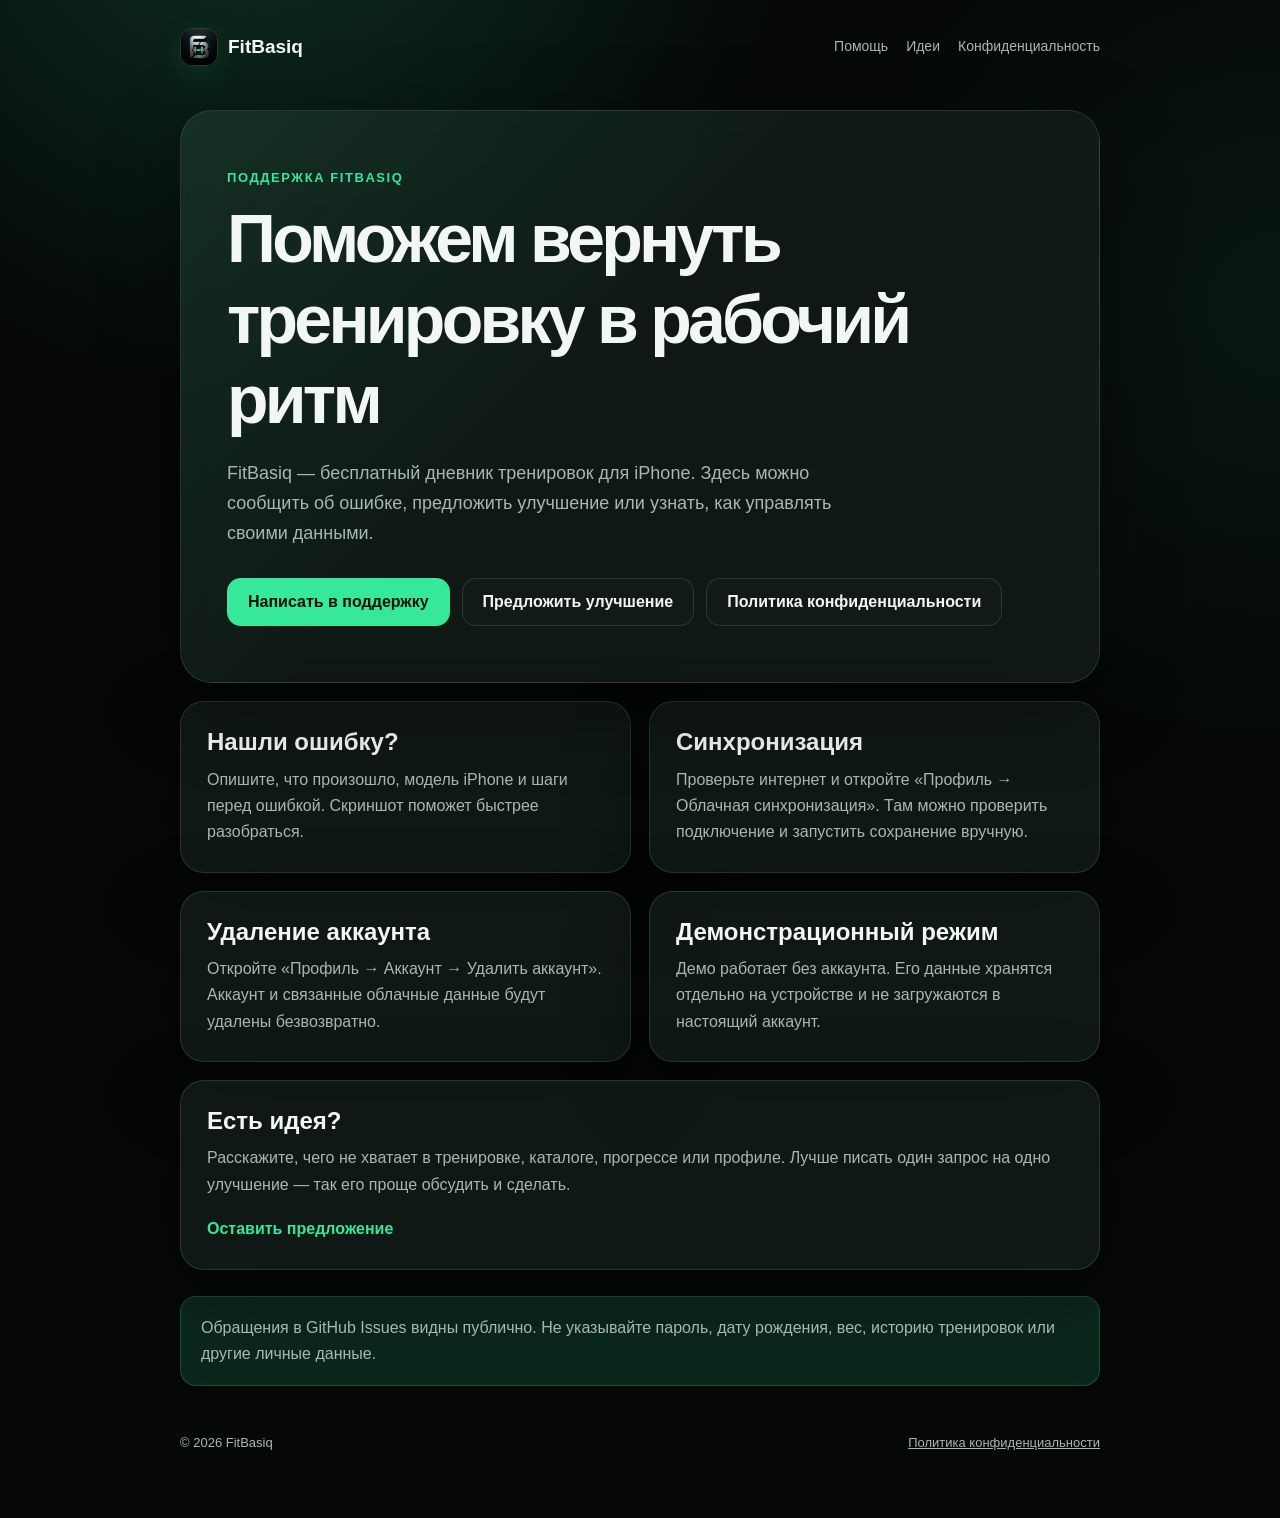
<file: index.html>
<!doctype html>
<html lang="ru">
<head>
    <meta charset="utf-8">
    <meta name="viewport" content="width=device-width, initial-scale=1">
    <meta name="description" content="Поддержка FitBasiq — бесплатного дневника тренировок для iPhone.">
    <title>Поддержка FitBasiq</title>
    <link rel="stylesheet" href="styles.css">
</head>
<body>
    <main class="page">
        <nav class="nav" aria-label="Основная навигация">
            <a class="brand" href="index.html">
                <img class="brand-mark" src="fitbasiq-icon.png" alt="">
                FitBasiq
            </a>
            <div class="nav-links">
                <a href="#help">Помощь</a>
                <a href="#ideas">Идеи</a>
                <a href="privacy.html">Конфиденциальность</a>
            </div>
        </nav>

        <section class="hero">
            <p class="eyebrow">Поддержка FitBasiq</p>
            <h1>Поможем вернуть тренировку в рабочий ритм</h1>
            <p class="hero-copy">
                FitBasiq — бесплатный дневник тренировок для iPhone. Здесь можно
                сообщить об ошибке, предложить улучшение или узнать, как управлять своими данными.
            </p>
            <div class="actions">
                <a class="button primary" href="https://github.com/prokyror228-cloud/fitbasiq-support/issues/new?title=%D0%92%D0%BE%D0%BF%D1%80%D0%BE%D1%81%20%D0%B8%D0%BB%D0%B8%20%D0%BE%D1%88%D0%B8%D0%B1%D0%BA%D0%B0%20FitBasiq&amp;body=%D0%A7%D1%82%D0%BE%20%D1%81%D0%BB%D1%83%D1%87%D0%B8%D0%BB%D0%BE%D1%81%D1%8C%3A%0A%0A%D0%9C%D0%BE%D0%B4%D0%B5%D0%BB%D1%8C%20iPhone%3A%0A%0A%D0%A8%D0%B0%D0%B3%D0%B8%20%D0%BF%D0%B5%D1%80%D0%B5%D0%B4%20%D0%BE%D1%88%D0%B8%D0%B1%D0%BA%D0%BE%D0%B9%3A%0A%0A%D0%A7%D1%82%D0%BE%20%D0%BE%D0%B6%D0%B8%D0%B4%D0%B0%D0%BB%D0%B8%20%D1%83%D0%B2%D0%B8%D0%B4%D0%B5%D1%82%D1%8C%3A%0A" rel="noopener">
                    Написать в поддержку
                </a>
                <a class="button" href="https://github.com/prokyror228-cloud/fitbasiq-support/issues/new?title=%D0%98%D0%B4%D0%B5%D1%8F%20%D0%B4%D0%BB%D1%8F%20FitBasiq&amp;body=%D0%A7%D1%82%D0%BE%20%D1%85%D0%BE%D1%87%D0%B5%D1%82%D1%81%D1%8F%20%D1%83%D0%BB%D1%83%D1%87%D1%88%D0%B8%D1%82%D1%8C%3A%0A%0A%D0%9F%D0%BE%D1%87%D0%B5%D0%BC%D1%83%20%D1%8D%D1%82%D0%BE%20%D0%B1%D1%83%D0%B4%D0%B5%D1%82%20%D0%BF%D0%BE%D0%BB%D0%B5%D0%B7%D0%BD%D0%BE%3A%0A%0A%D0%9A%D0%B0%D0%BA%20%D0%B2%D1%8B%20%D0%BF%D1%80%D0%B5%D0%B4%D1%81%D1%82%D0%B0%D0%B2%D0%BB%D1%8F%D0%B5%D1%82%D0%B5%20%D1%8D%D1%82%D0%BE%20%D0%B2%20%D0%BF%D1%80%D0%B8%D0%BB%D0%BE%D0%B6%D0%B5%D0%BD%D0%B8%D0%B8%3A%0A" rel="noopener">
                    Предложить улучшение
                </a>
                <a class="button" href="privacy.html">Политика конфиденциальности</a>
            </div>
        </section>

        <section class="grid" id="help" aria-label="Помощь">
            <article class="card">
                <h2>Нашли ошибку?</h2>
                <p>
                    Опишите, что произошло, модель iPhone и шаги перед ошибкой.
                    Скриншот поможет быстрее разобраться.
                </p>
            </article>
            <article class="card">
                <h2>Синхронизация</h2>
                <p>
                    Проверьте интернет и откройте «Профиль → Облачная синхронизация».
                    Там можно проверить подключение и запустить сохранение вручную.
                </p>
            </article>
            <article class="card">
                <h2>Удаление аккаунта</h2>
                <p>
                    Откройте «Профиль → Аккаунт → Удалить аккаунт». Аккаунт и связанные
                    облачные данные будут удалены безвозвратно.
                </p>
            </article>
            <article class="card">
                <h2>Демонстрационный режим</h2>
                <p>
                    Демо работает без аккаунта. Его данные хранятся отдельно на устройстве
                    и не загружаются в настоящий аккаунт.
                </p>
            </article>
            <article class="card wide" id="ideas">
                <h2>Есть идея?</h2>
                <p>
                    Расскажите, чего не хватает в тренировке, каталоге, прогрессе или профиле.
                    Лучше писать один запрос на одно улучшение — так его проще обсудить и сделать.
                </p>
                <a class="card-link" href="https://github.com/prokyror228-cloud/fitbasiq-support/issues/new?title=%D0%98%D0%B4%D0%B5%D1%8F%20%D0%B4%D0%BB%D1%8F%20FitBasiq&amp;body=%D0%A7%D1%82%D0%BE%20%D1%85%D0%BE%D1%87%D0%B5%D1%82%D1%81%D1%8F%20%D1%83%D0%BB%D1%83%D1%87%D1%88%D0%B8%D1%82%D1%8C%3A%0A%0A%D0%9F%D0%BE%D1%87%D0%B5%D0%BC%D1%83%20%D1%8D%D1%82%D0%BE%20%D0%B1%D1%83%D0%B4%D0%B5%D1%82%20%D0%BF%D0%BE%D0%BB%D0%B5%D0%B7%D0%BD%D0%BE%3A%0A%0A%D0%9A%D0%B0%D0%BA%20%D0%B2%D1%8B%20%D0%BF%D1%80%D0%B5%D0%B4%D1%81%D1%82%D0%B0%D0%B2%D0%BB%D1%8F%D0%B5%D1%82%D0%B5%20%D1%8D%D1%82%D0%BE%20%D0%B2%20%D0%BF%D1%80%D0%B8%D0%BB%D0%BE%D0%B6%D0%B5%D0%BD%D0%B8%D0%B8%3A%0A" rel="noopener">
                    Оставить предложение
                </a>
            </article>
        </section>

        <p class="notice">
            Обращения в GitHub Issues видны публично. Не указывайте пароль, дату рождения,
            вес, историю тренировок или другие личные данные.
        </p>

        <footer class="footer">
            <span>© 2026 FitBasiq</span>
            <a href="privacy.html">Политика конфиденциальности</a>
        </footer>
    </main>
</body>
</html>
</file>
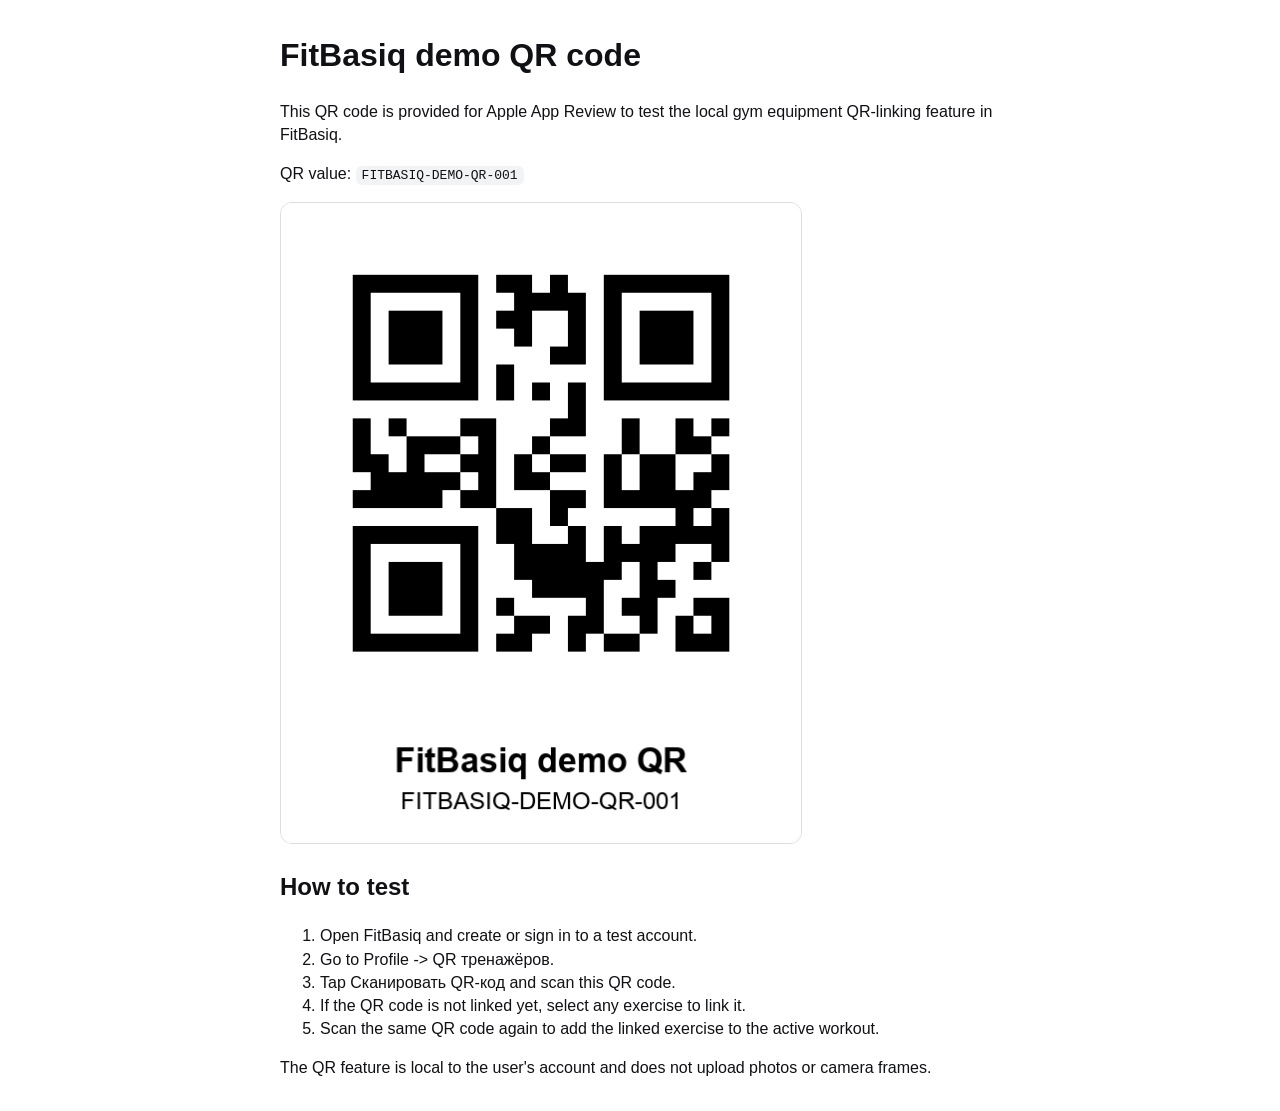
<file: review/index.html>
<!doctype html>
<html lang="en">
<head>
  <meta charset="utf-8">
  <meta name="viewport" content="width=device-width, initial-scale=1">
  <title>FitBasiq demo QR code</title>
  <style>
    body { font-family: -apple-system, BlinkMacSystemFont, "Segoe UI", sans-serif; margin: 32px; line-height: 1.45; color: #101114; }
    main { max-width: 720px; margin: 0 auto; }
    img { width: min(100%, 520px); height: auto; border: 1px solid #ddd; border-radius: 12px; }
    code { background: #f2f3f5; padding: 2px 6px; border-radius: 6px; }
  </style>
</head>
<body>
<main>
  <h1>FitBasiq demo QR code</h1>
  <p>This QR code is provided for Apple App Review to test the local gym equipment QR-linking feature in FitBasiq.</p>
  <p>QR value: <code>FITBASIQ-DEMO-QR-001</code></p>
  <p><img src="fitbasiq-demo-qr.png" alt="FitBasiq demo QR code"></p>
  <h2>How to test</h2>
  <ol>
    <li>Open FitBasiq and create or sign in to a test account.</li>
    <li>Go to Profile -> QR тренажёров.</li>
    <li>Tap Сканировать QR-код and scan this QR code.</li>
    <li>If the QR code is not linked yet, select any exercise to link it.</li>
    <li>Scan the same QR code again to add the linked exercise to the active workout.</li>
  </ol>
  <p>The QR feature is local to the user's account and does not upload photos or camera frames.</p>
</main>
</body>
</html>
</file>
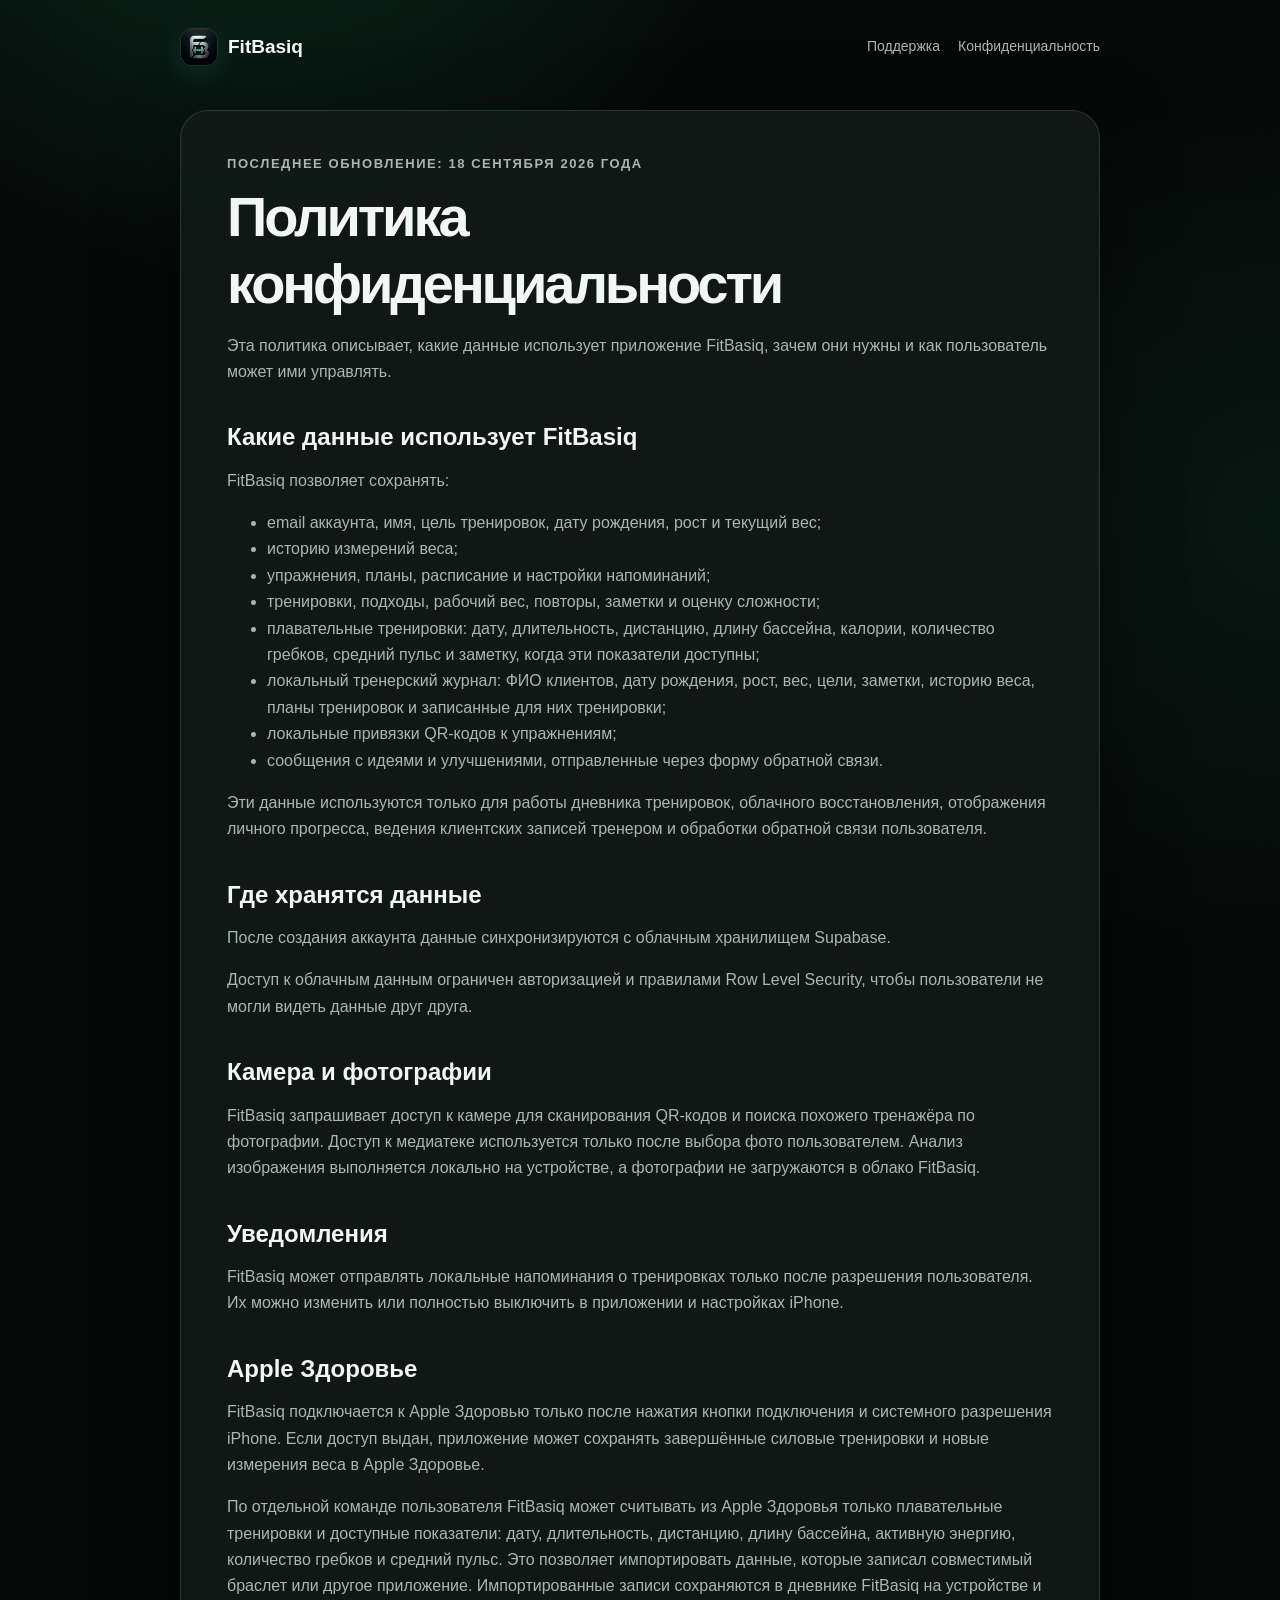
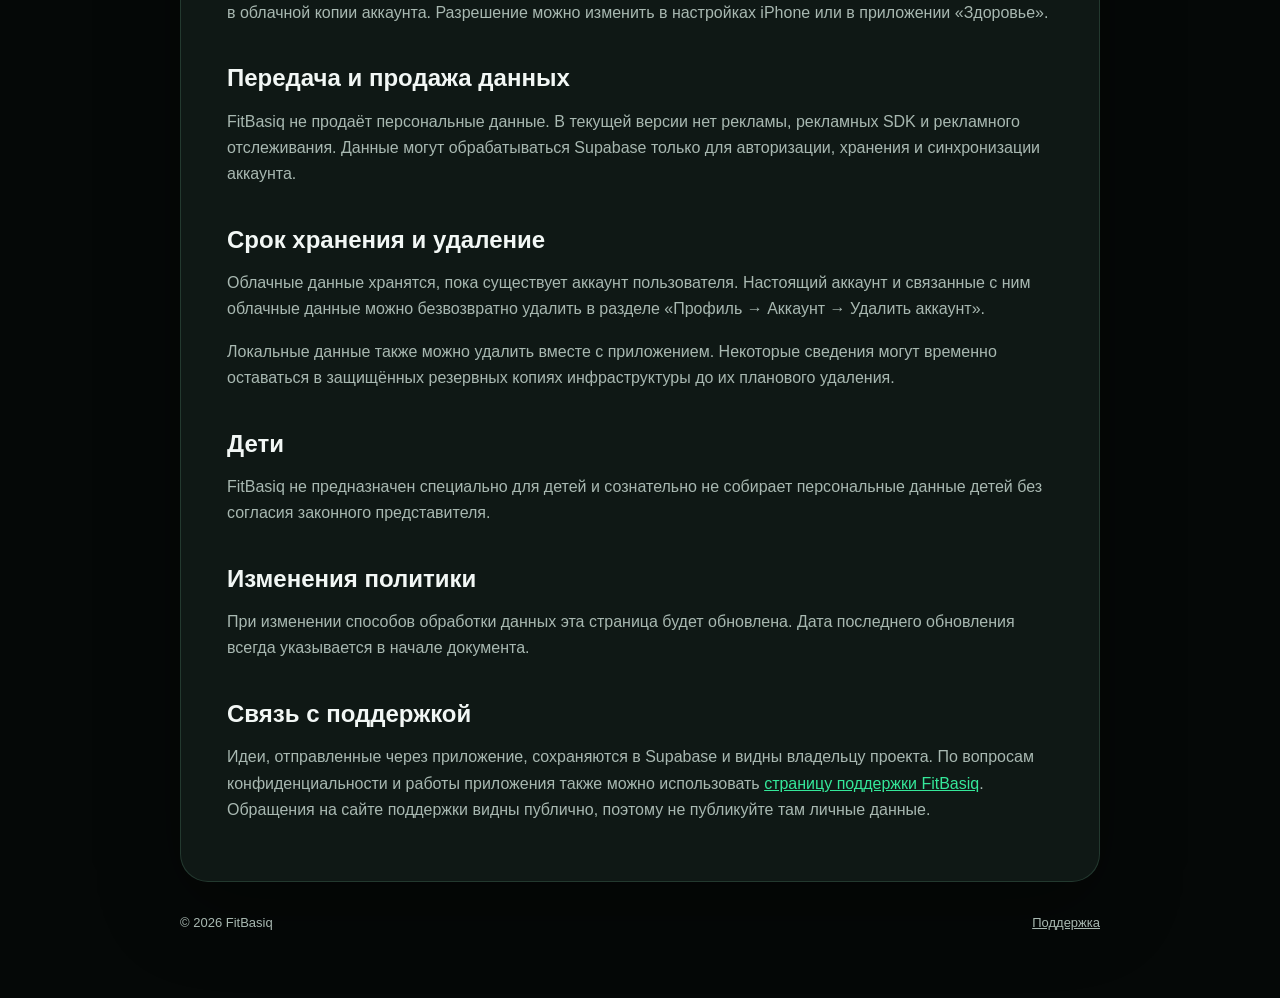
<file: privacy.html>
<!doctype html>
<html lang="ru">
<head>
    <meta charset="utf-8">
    <meta name="viewport" content="width=device-width, initial-scale=1">
    <meta name="description" content="Политика конфиденциальности приложения FitBasiq.">
    <title>Политика конфиденциальности FitBasiq</title>
    <link rel="stylesheet" href="styles.css">
</head>
<body>
    <main class="page">
        <nav class="nav" aria-label="Основная навигация">
            <a class="brand" href="index.html">
                <img class="brand-mark" src="fitbasiq-icon.png" alt="">
                FitBasiq
            </a>
            <div class="nav-links">
                <a href="index.html">Поддержка</a>
                <a href="privacy.html">Конфиденциальность</a>
            </div>
        </nav>

        <article class="content">
            <p class="eyebrow">Последнее обновление: 18 сентября 2026 года</p>
            <h1>Политика конфиденциальности</h1>
            <p>
                Эта политика описывает, какие данные использует приложение FitBasiq,
                зачем они нужны и как пользователь может ими управлять.
            </p>

            <h2>Какие данные использует FitBasiq</h2>
            <p>FitBasiq позволяет сохранять:</p>
            <ul>
                <li>email аккаунта, имя, цель тренировок, дату рождения, рост и текущий вес;</li>
                <li>историю измерений веса;</li>
                <li>упражнения, планы, расписание и настройки напоминаний;</li>
                <li>тренировки, подходы, рабочий вес, повторы, заметки и оценку сложности;</li>
                <li>плавательные тренировки: дату, длительность, дистанцию, длину бассейна, калории, количество гребков, средний пульс и заметку, когда эти показатели доступны;</li>
                <li>локальный тренерский журнал: ФИО клиентов, дату рождения, рост, вес, цели, заметки, историю веса, планы тренировок и записанные для них тренировки;</li>
                <li>локальные привязки QR-кодов к упражнениям;</li>
                <li>сообщения с идеями и улучшениями, отправленные через форму обратной связи.</li>
            </ul>
            <p>
                Эти данные используются только для работы дневника тренировок,
                облачного восстановления, отображения личного прогресса, ведения
                клиентских записей тренером и обработки обратной связи пользователя.
            </p>

            <h2>Где хранятся данные</h2>
            <p>
                После создания аккаунта данные синхронизируются с облачным хранилищем
                Supabase.
            </p>
            <p>
                Доступ к облачным данным ограничен авторизацией и правилами Row Level
                Security, чтобы пользователи не могли видеть данные друг друга.
            </p>

            <h2>Камера и фотографии</h2>
            <p>
                FitBasiq запрашивает доступ к камере для сканирования QR-кодов и поиска
                похожего тренажёра по фотографии. Доступ к медиатеке используется только
                после выбора фото пользователем. Анализ изображения выполняется локально
                на устройстве, а фотографии не загружаются в облако FitBasiq.
            </p>

            <h2>Уведомления</h2>
            <p>
                FitBasiq может отправлять локальные напоминания о тренировках только после
                разрешения пользователя. Их можно изменить или полностью выключить в
                приложении и настройках iPhone.
            </p>

            <h2>Apple Здоровье</h2>
            <p>
                FitBasiq подключается к Apple Здоровью только после нажатия кнопки
                подключения и системного разрешения iPhone. Если доступ выдан, приложение
                может сохранять завершённые силовые тренировки и новые измерения веса в
                Apple Здоровье.
            </p>
            <p>
                По отдельной команде пользователя FitBasiq может считывать из Apple
                Здоровья только плавательные тренировки и доступные показатели: дату,
                длительность, дистанцию, длину бассейна, активную энергию, количество
                гребков и средний пульс. Это позволяет импортировать данные, которые
                записал совместимый браслет или другое приложение. Импортированные записи
                сохраняются в дневнике FitBasiq на устройстве и в облачной копии аккаунта.
                Разрешение можно изменить в настройках iPhone или в приложении «Здоровье».
            </p>

            <h2>Передача и продажа данных</h2>
            <p>
                FitBasiq не продаёт персональные данные. В текущей версии нет рекламы,
                рекламных SDK и рекламного отслеживания. Данные могут обрабатываться
                Supabase только для авторизации, хранения и синхронизации аккаунта.
            </p>

            <h2>Срок хранения и удаление</h2>
            <p>
                Облачные данные хранятся, пока существует аккаунт пользователя.
                Настоящий аккаунт и связанные с ним облачные данные можно безвозвратно
                удалить в разделе «Профиль → Аккаунт → Удалить аккаунт».
            </p>
            <p>
                Локальные данные также можно удалить вместе с приложением. Некоторые
                сведения могут временно оставаться в защищённых резервных копиях
                инфраструктуры до их планового удаления.
            </p>

            <h2>Дети</h2>
            <p>
                FitBasiq не предназначен специально для детей и сознательно не собирает
                персональные данные детей без согласия законного представителя.
            </p>

            <h2>Изменения политики</h2>
            <p>
                При изменении способов обработки данных эта страница будет обновлена.
                Дата последнего обновления всегда указывается в начале документа.
            </p>

            <h2>Связь с поддержкой</h2>
            <p>
                Идеи, отправленные через приложение, сохраняются в Supabase и видны
                владельцу проекта. По вопросам конфиденциальности и работы приложения
                также можно использовать
                <a href="https://github.com/prokyror228-cloud/fitbasiq-support/issues/new" rel="noopener">страницу поддержки FitBasiq</a>.
                Обращения на сайте поддержки видны публично, поэтому не публикуйте
                там личные данные.
            </p>
        </article>

        <footer class="footer">
            <span>© 2026 FitBasiq</span>
            <a href="index.html">Поддержка</a>
        </footer>
    </main>
</body>
</html>
</file>
<file: styles.css>
:root {
    color-scheme: dark;
    --background: #050807;
    --surface: rgba(18, 27, 24, 0.86);
    --surface-strong: #111a17;
    --text: #f2f7f5;
    --muted: #a8b8b1;
    --mint: #35e89a;
    --mint-soft: rgba(53, 232, 154, 0.14);
    --border: rgba(153, 255, 211, 0.14);
    --shadow: 0 24px 80px rgba(0, 0, 0, 0.36);
}

* {
    box-sizing: border-box;
}

html {
    scroll-behavior: smooth;
}

body {
    margin: 0;
    min-height: 100vh;
    font-family: -apple-system, BlinkMacSystemFont, "Segoe UI", sans-serif;
    color: var(--text);
    background:
        radial-gradient(circle at 20% -10%, rgba(53, 232, 154, 0.18), transparent 34rem),
        radial-gradient(circle at 100% 20%, rgba(31, 102, 74, 0.16), transparent 28rem),
        var(--background);
    line-height: 1.65;
}

a {
    color: var(--mint);
}

.page {
    width: min(920px, calc(100% - 32px));
    margin: 0 auto;
    padding: 28px 0 64px;
}

.nav {
    display: flex;
    align-items: center;
    justify-content: space-between;
    gap: 18px;
    margin-bottom: 44px;
}

.brand {
    display: inline-flex;
    align-items: center;
    gap: 10px;
    color: var(--text);
    font-size: 19px;
    font-weight: 750;
    text-decoration: none;
}

.brand-mark {
    width: 38px;
    height: 38px;
    border: 1px solid var(--border);
    border-radius: 12px;
    box-shadow: 0 8px 28px rgba(53, 232, 154, 0.12);
    object-fit: cover;
}

.nav-links {
    display: flex;
    gap: 18px;
}

.nav-links a {
    color: var(--muted);
    font-size: 14px;
    text-decoration: none;
}

.nav-links a:hover {
    color: var(--text);
}

.hero {
    padding: 56px 46px;
    border: 1px solid var(--border);
    border-radius: 32px;
    background:
        linear-gradient(135deg, rgba(53, 232, 154, 0.1), transparent 46%),
        var(--surface);
    box-shadow: var(--shadow);
    backdrop-filter: blur(18px);
}

.eyebrow {
    margin: 0 0 10px;
    color: var(--mint);
    font-size: 13px;
    font-weight: 750;
    letter-spacing: 0.12em;
    text-transform: uppercase;
}

h1,
h2,
h3 {
    line-height: 1.18;
}

h1 {
    max-width: 720px;
    margin: 0;
    font-size: clamp(38px, 8vw, 68px);
    letter-spacing: -0.055em;
}

.hero-copy {
    max-width: 650px;
    margin: 20px 0 0;
    color: var(--muted);
    font-size: 18px;
}

.actions {
    display: flex;
    flex-wrap: wrap;
    gap: 12px;
    margin-top: 30px;
}

.button {
    display: inline-flex;
    align-items: center;
    justify-content: center;
    min-height: 48px;
    padding: 0 20px;
    border: 1px solid var(--border);
    border-radius: 14px;
    color: var(--text);
    background: var(--surface-strong);
    font-weight: 700;
    text-decoration: none;
}

.button.primary {
    border-color: transparent;
    color: #03110b;
    background: var(--mint);
}

.grid {
    display: grid;
    grid-template-columns: repeat(2, minmax(0, 1fr));
    gap: 18px;
    margin-top: 18px;
}

.card,
.content {
    border: 1px solid var(--border);
    background: var(--surface);
    box-shadow: var(--shadow);
}

.card {
    padding: 26px;
    border-radius: 24px;
}

.card h2,
.card h3 {
    margin: 0 0 10px;
}

.card p {
    margin: 0;
    color: var(--muted);
}

.card-link {
    display: inline-flex;
    margin-top: 18px;
    font-weight: 750;
    text-decoration: none;
}

.card.wide {
    grid-column: 1 / -1;
}

.content {
    padding: 42px 46px;
    border-radius: 28px;
}

.content h1 {
    font-size: clamp(34px, 7vw, 56px);
}

.content h2 {
    margin: 38px 0 10px;
    font-size: 24px;
}

.content p,
.content li {
    color: var(--muted);
}

.content strong {
    color: var(--text);
}

.notice {
    margin-top: 26px;
    padding: 18px 20px;
    border: 1px solid rgba(53, 232, 154, 0.22);
    border-radius: 16px;
    color: var(--muted);
    background: var(--mint-soft);
}

.footer {
    display: flex;
    justify-content: space-between;
    gap: 20px;
    padding-top: 30px;
    color: var(--muted);
    font-size: 13px;
}

.footer a {
    color: var(--muted);
}

@media (max-width: 680px) {
    .page {
        width: min(100% - 22px, 920px);
        padding-top: 16px;
    }

    .nav {
        align-items: flex-start;
        margin-bottom: 24px;
    }

    .nav-links {
        flex-direction: column;
        align-items: flex-end;
        gap: 4px;
    }

    .hero,
    .content {
        padding: 30px 22px;
        border-radius: 24px;
    }

    .grid {
        grid-template-columns: 1fr;
    }

    .footer {
        flex-direction: column;
    }
}
</file>
